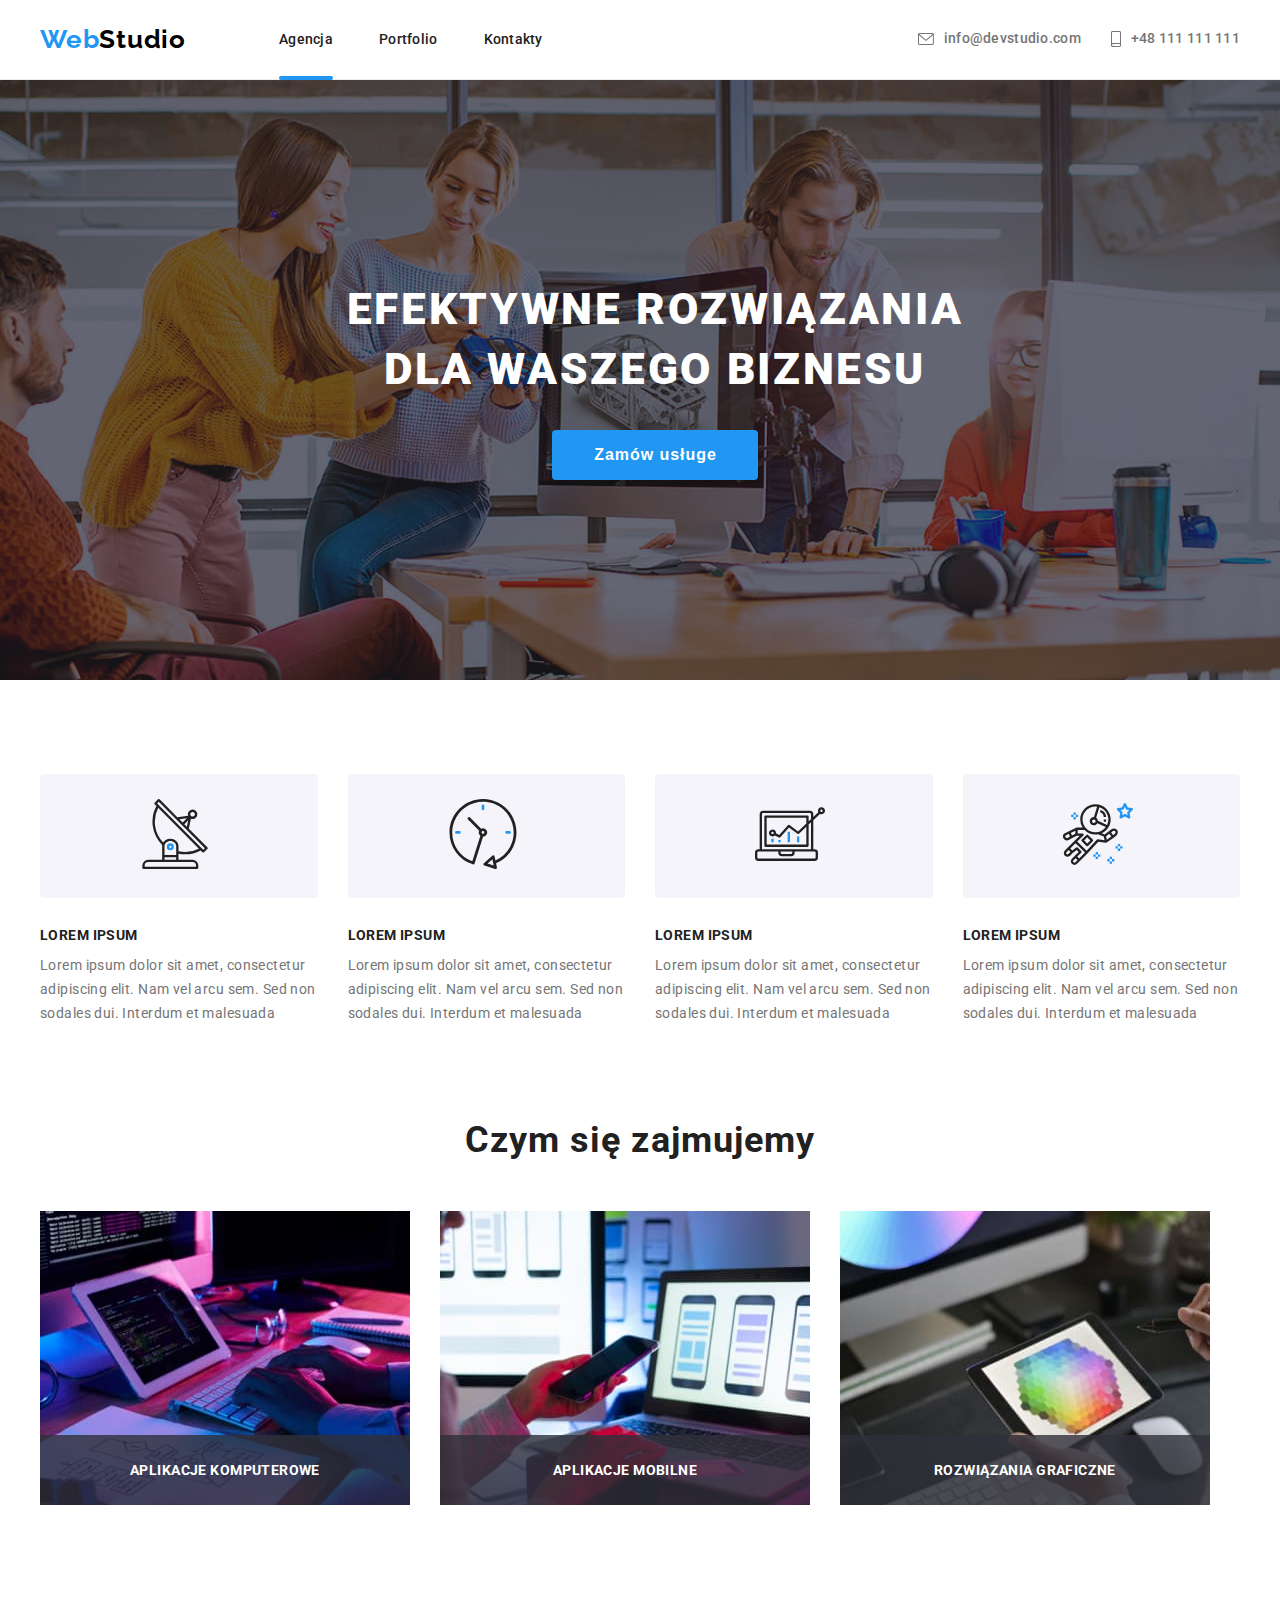
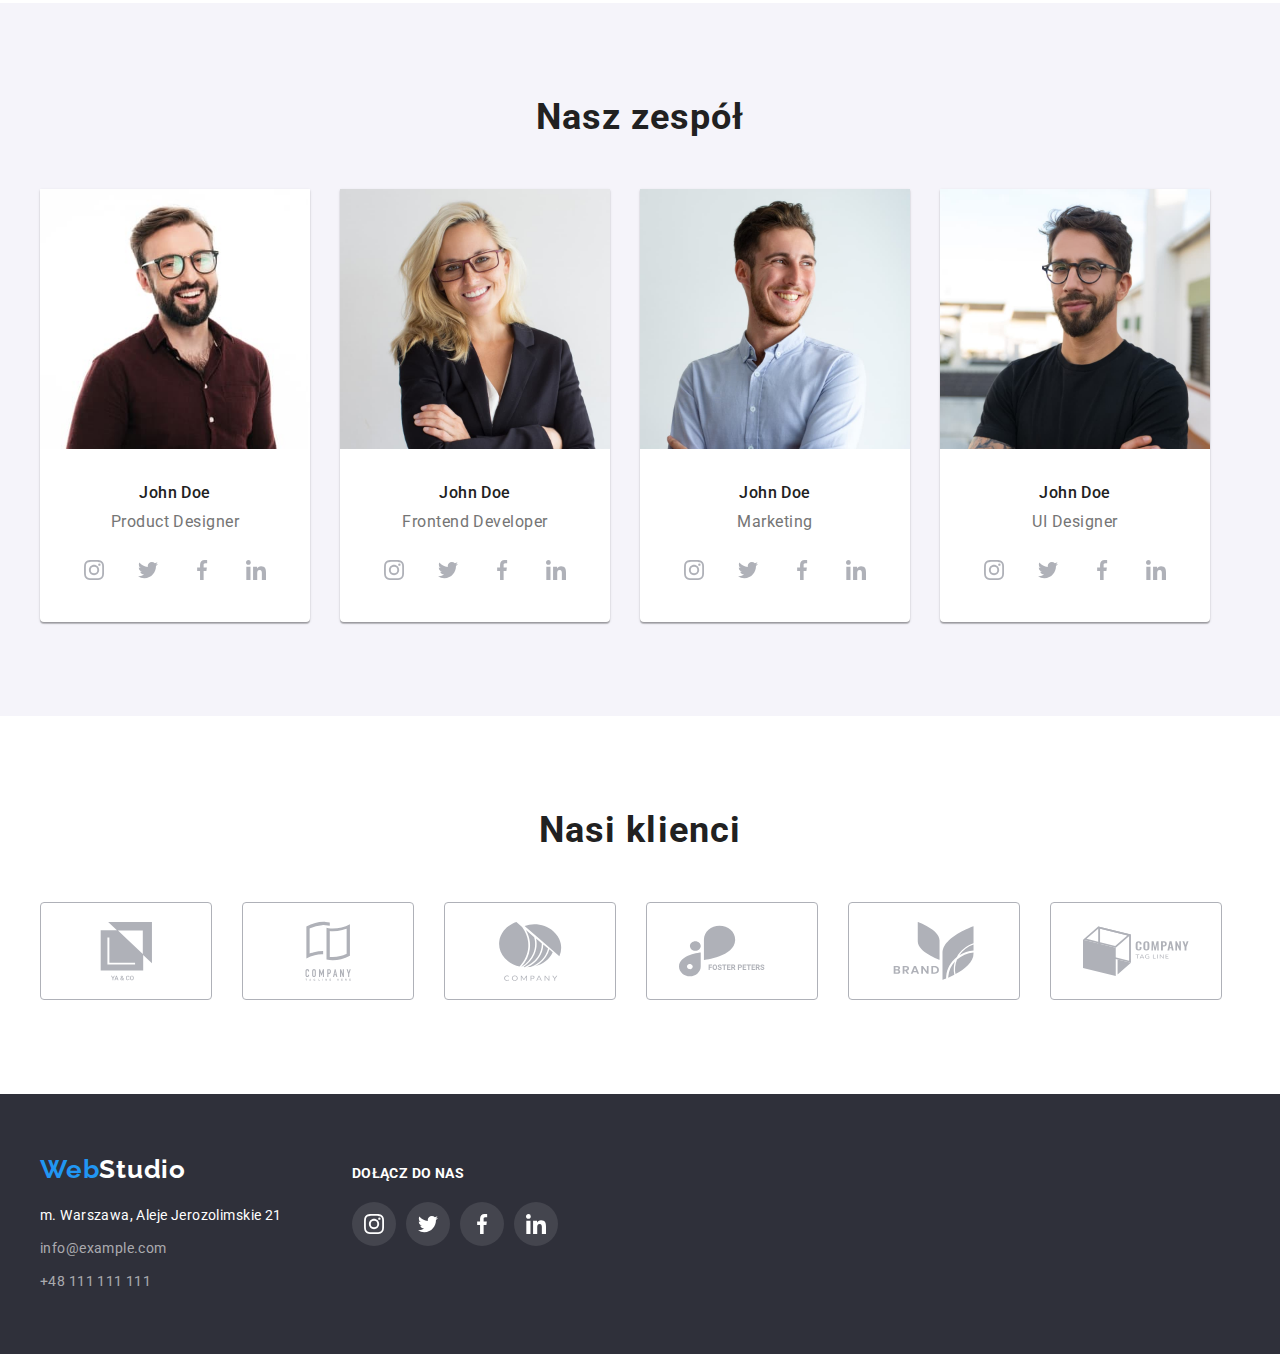
<file: index.html>
<!DOCTYPE html>
<html lang="en">
    <head>
        <meta charset="UTF-8" />
        <meta http-equiv="X-UA-Compatible" content="IE=edge" />
        <meta name="viewport" content="width=device-width, initial-scale=1.0" />
        <title>Main page</title>
        <link
            rel="stylesheet"
            href="https://cdnjs.cloudflare.com/ajax/libs/modern-normalize/1.1.0/modern-normalize.min.css"
            integrity="sha512-wpPYUAdjBVSE4KJnH1VR1HeZfpl1ub8YT/NKx4PuQ5NmX2tKuGu6U/JRp5y+Y8XG2tV+wKQpNHVUX03MfMFn9Q=="
            crossorigin="anonymous"
            referrerpolicy="no-referrer"
        />
        <link href="css/styles.css" rel="stylesheet" />
        <link
            href="https://fonts.googleapis.com/css2?family=Raleway:wght@700&family=Roboto:wght@400;500;700;900&display=swap"
            rel="stylesheet"
        />
    </head>
    <body>
        <header class="header">
            <div class="container">
                <div class="header-wrapper">
                    <a class="logo-header blue-text-logo" href="#">
                        Web<span class="black-text-logo">Studio</span>
                    </a>

                    <nav>
                        <ul class="header-nav-list">
                            <li>
                                <a
                                    class="navigation-panel-links navigation-panel-links-active"
                                    href="./index.html"
                                >
                                    Agencja
                                </a>
                            </li>
                            <li>
                                <a
                                    class="navigation-panel-links"
                                    href="./portfolio.html"
                                    >Portfolio
                                </a>
                            </li>
                            <li>
                                <a class="navigation-panel-links" href="#"
                                    >Kontakty
                                </a>
                            </li>
                        </ul>
                    </nav>
                    <div class="header-contacts">
                        <a
                            class="header-contact-item"
                            href="mailto:info@devstudio.com"
                        >
                            <svg
                                width="16"
                                height="12"
                                class="header-contact-icon"
                            >
                                <use
                                    href="./images/icons.svg#icon-envelope"
                                ></use>
                            </svg>
                            info@devstudio.com
                        </a>
                        <a class="header-contact-item" href="tel:+48111111111">
                            <svg
                                width="10"
                                height="16"
                                class="header-contact-icon"
                            >
                                <use
                                    href="./images/icons.svg#icon-smartphone"
                                ></use>
                            </svg>
                            +48 111 111 111
                        </a>
                    </div>
                </div>
            </div>
        </header>

        <main>
            <section class="hero section">
                <div class="container">
                    <h1 class="hero-text">
                        EFEKTYWNE ROZWIĄZANIA <br />
                        DLA WASZEGO BIZNESU
                    </h1>

                    <button class="button" type="button" data-modal-open>
                        Zamów usługe
                    </button>

                    <div class="backdrop is-hidden" data-modal>
                        <div class="modal">
                            <button
                                class="close-modal-button"
                                data-modal-close
                            ></button>
                        </div>
                    </div>
                </div>
            </section>
            <section class="section">
                <div class="container">
                    <ul class="flex-list">
                        <li>
                            <a href="#" class="team-advantages-wrapper">
                                <svg width="70" height="70">
                                    <use
                                        href="./images/icons.svg#icon-antenna"
                                    ></use>
                                </svg>
                            </a>
                            <h3 class="header-primary-description">
                                LOREM IPSUM
                            </h3>
                            <p class="primary-description">
                                Lorem ipsum dolor sit amet, consectetur
                                adipiscing elit. Nam vel arcu sem. Sed non
                                sodales dui. Interdum et malesuada
                            </p>
                        </li>
                        <li>
                            <a href="#" class="team-advantages-wrapper">
                                <svg width="70" height="70">
                                    <use
                                        href="./images/icons.svg#icon-clock"
                                    ></use>
                                </svg>
                            </a>
                            <h3 class="header-primary-description">
                                LOREM IPSUM
                            </h3>
                            <p class="primary-description">
                                Lorem ipsum dolor sit amet, consectetur
                                adipiscing elit. Nam vel arcu sem. Sed non
                                sodales dui. Interdum et malesuada
                            </p>
                        </li>
                        <li>
                            <a href="#" class="team-advantages-wrapper">
                                <svg width="70" height="70">
                                    <use
                                        href="./images/icons.svg#icon-diagram"
                                    ></use>
                                </svg>
                            </a>
                            <h3 class="header-primary-description">
                                LOREM IPSUM
                            </h3>
                            <p class="primary-description">
                                Lorem ipsum dolor sit amet, consectetur
                                adipiscing elit. Nam vel arcu sem. Sed non
                                sodales dui. Interdum et malesuada
                            </p>
                        </li>
                        <li>
                            <a href="#" class="team-advantages-wrapper">
                                <svg width="70" height="70">
                                    <use
                                        href="./images/icons.svg#icon-astronaut"
                                    ></use>
                                </svg>
                            </a>
                            <h3 class="header-primary-description">
                                LOREM IPSUM
                            </h3>
                            <p class="primary-description">
                                Lorem ipsum dolor sit amet, consectetur
                                adipiscing elit. Nam vel arcu sem. Sed non
                                sodales dui. Interdum et malesuada
                            </p>
                        </li>
                    </ul>
                </div>
            </section>
            <section class="section services">
                <div class="container">
                    <h2 class="section-title">Czym się zajmujemy</h2>
                    <ul class="flex-list">
                        <li>
                            <div class="services-box">
                                <img
                                    src="images/writing.jpg"
                                    alt="a specialist is writing something on a computer keyboard"
                                    width="370"
                                    height="294"
                                />
                                <p class="services-box-label">
                                    Aplikacje komputerowe
                                </p>
                            </div>
                        </li>
                        <li>
                            <div class="services-box">
                                <img
                                    src="images/smartphones.jpg"
                                    alt="a specialist is holding a smartphone and comparing three versions of elements placing on a laptop's screen"
                                    width="370"
                                    height="294"
                                />
                                <p class="services-box-label">
                                    Aplikacje mobilne
                                </p>
                            </div>
                        </li>
                        <li>
                            <div class="services-box">
                                <img
                                    src="images/tablet.jpg"
                                    alt="in the picture we can see a palette of colours on a tablet"
                                    width="370"
                                    height="294"
                                />
                                <p class="services-box-label">
                                    Rozwiązania graficzne
                                </p>
                            </div>
                        </li>
                    </ul>
                </div>
            </section>
            <section class="team-section section">
                <div class="container">
                    <h2 class="section-title">Nasz zespół</h2>
                    <ul class="flex-list">
                        <li class="team-block">
                            <img
                                src="images/product-designer.jpg"
                                alt="this is john doe a product designer"
                                width="270"
                                height="260"
                            />
                            <div class="team-member-wrapper">
                                <span class="team-member-name">John Doe</span>
                                <p class="team-member-position">
                                    Product Designer
                                </p>
                                <ul class="member-social-links">
                                    <li>
                                        <a href="#" class="member-social-link">
                                            <svg
                                                width="20"
                                                height="20"
                                                class="member-social-icon"
                                            >
                                                <use
                                                    href="./images/icons.svg#icon-instagram"
                                                ></use>
                                            </svg>
                                        </a>
                                    </li>
                                    <li>
                                        <a href="#" class="member-social-link">
                                            <svg
                                                width="20"
                                                height="20"
                                                class="member-social-icon"
                                            >
                                                <use
                                                    href="./images/icons.svg#icon-twitter"
                                                ></use>
                                            </svg>
                                        </a>
                                    </li>
                                    <li>
                                        <a href="#" class="member-social-link">
                                            <svg
                                                width="20"
                                                height="20"
                                                class="member-social-icon"
                                            >
                                                <use
                                                    href="./images/icons.svg#icon-facebook"
                                                ></use>
                                            </svg>
                                        </a>
                                    </li>
                                    <li>
                                        <a href="#" class="member-social-link">
                                            <svg
                                                width="20"
                                                height="20"
                                                class="member-social-icon"
                                            >
                                                <use
                                                    href="./images/icons.svg#icon-linkedin"
                                                ></use>
                                            </svg>
                                        </a>
                                    </li>
                                </ul>
                            </div>
                        </li>

                        <li class="team-block">
                            <img
                                src="images/frontend-developer.jpg"
                                alt="this is john doe a frontend develooper"
                                width="270"
                                height="260"
                            />
                            <div class="team-member-wrapper">
                                <span class="team-member-name">John Doe</span>
                                <p class="team-member-position">
                                    Frontend Developer
                                </p>
                                <ul class="member-social-links">
                                    <li>
                                        <a href="#" class="member-social-link">
                                            <svg
                                                width="20"
                                                height="20"
                                                class="member-social-icon"
                                            >
                                                <use
                                                    href="./images/icons.svg#icon-instagram"
                                                ></use>
                                            </svg>
                                        </a>
                                    </li>
                                    <li>
                                        <a href="#" class="member-social-link">
                                            <svg
                                                width="20"
                                                height="20"
                                                class="member-social-icon"
                                            >
                                                <use
                                                    href="./images/icons.svg#icon-twitter"
                                                ></use>
                                            </svg>
                                        </a>
                                    </li>
                                    <li>
                                        <a href="#" class="member-social-link">
                                            <svg
                                                width="20"
                                                height="20"
                                                class="member-social-icon"
                                            >
                                                <use
                                                    href="./images/icons.svg#icon-facebook"
                                                ></use>
                                            </svg>
                                        </a>
                                    </li>
                                    <li>
                                        <a href="#" class="member-social-link">
                                            <svg
                                                width="20"
                                                height="20"
                                                class="member-social-icon"
                                            >
                                                <use
                                                    href="./images/icons.svg#icon-linkedin"
                                                ></use>
                                            </svg>
                                        </a>
                                    </li>
                                </ul>
                            </div>
                        </li>
                        <li class="team-block">
                            <img
                                src="images/marketing-expert.jpg"
                                alt="this is john doe a marketing expert"
                                width="270"
                                height="260"
                            />
                            <div class="team-member-wrapper">
                                <span class="team-member-name">John Doe</span>
                                <p class="team-member-position">Marketing</p>
                                <ul class="member-social-links">
                                    <li>
                                        <a href="#" class="member-social-link">
                                            <svg
                                                width="20"
                                                height="20"
                                                class="member-social-icon"
                                            >
                                                <use
                                                    href="./images/icons.svg#icon-instagram"
                                                ></use>
                                            </svg>
                                        </a>
                                    </li>
                                    <li>
                                        <a href="#" class="member-social-link">
                                            <svg
                                                width="20"
                                                height="20"
                                                class="member-social-icon"
                                            >
                                                <use
                                                    href="./images/icons.svg#icon-twitter"
                                                ></use>
                                            </svg>
                                        </a>
                                    </li>
                                    <li>
                                        <a href="#" class="member-social-link">
                                            <svg
                                                width="20"
                                                height="20"
                                                class="member-social-icon"
                                            >
                                                <use
                                                    href="./images/icons.svg#icon-facebook"
                                                ></use>
                                            </svg>
                                        </a>
                                    </li>
                                    <li>
                                        <a href="#" class="member-social-link">
                                            <svg
                                                width="20"
                                                height="20"
                                                class="member-social-icon"
                                            >
                                                <use
                                                    href="./images/icons.svg#icon-linkedin"
                                                ></use>
                                            </svg>
                                        </a>
                                    </li>
                                </ul>
                            </div>
                        </li>
                        <li class="team-block">
                            <img
                                src="images/UI-designer.jpg"
                                alt="this is john doe UI designer"
                                width="270"
                                height="260"
                            />
                            <div class="team-member-wrapper">
                                <span class="team-member-name">John Doe</span>
                                <p class="team-member-position">UI Designer</p>
                                <ul class="member-social-links">
                                    <li>
                                        <a href="#" class="member-social-link">
                                            <svg
                                                width="20"
                                                height="20"
                                                class="member-social-icon"
                                            >
                                                <use
                                                    href="./images/icons.svg#icon-instagram"
                                                ></use>
                                            </svg>
                                        </a>
                                    </li>
                                    <li>
                                        <a href="#" class="member-social-link">
                                            <svg
                                                width="20"
                                                height="20"
                                                class="member-social-icon"
                                            >
                                                <use
                                                    href="./images/icons.svg#icon-twitter"
                                                ></use>
                                            </svg>
                                        </a>
                                    </li>
                                    <li>
                                        <a href="#" class="member-social-link">
                                            <svg
                                                width="20"
                                                height="20"
                                                class="member-social-icon"
                                            >
                                                <use
                                                    href="./images/icons.svg#icon-facebook"
                                                ></use>
                                            </svg>
                                        </a>
                                    </li>
                                    <li>
                                        <a href="#" class="member-social-link">
                                            <svg
                                                width="20"
                                                height="20"
                                                class="member-social-icon"
                                            >
                                                <use
                                                    href="./images/icons.svg#icon-linkedin"
                                                ></use>
                                            </svg>
                                        </a>
                                    </li>
                                </ul>
                            </div>
                        </li>
                    </ul>
                </div>
            </section>
            <section class="clients-section section">
                <div class="container">
                    <h2 class="section-title">Nasi klienci</h2>
                    <ul class="flex-list">
                        <li>
                            <a href="#" class="clients-icon-wrapper">
                                <svg
                                    width="106"
                                    height="60"
                                    class="clients-icon-color"
                                >
                                    <use
                                        href="./images/icons.svg#icon-logo-1"
                                    ></use>
                                </svg>
                            </a>
                        </li>
                        <li>
                            <a href="#" class="clients-icon-wrapper">
                                <svg
                                    width="106"
                                    height="60"
                                    class="clients-icon-color"
                                >
                                    <use
                                        href="./images/icons.svg#icon-logo-2"
                                    ></use>
                                </svg>
                            </a>
                        </li>
                        <li>
                            <a href="#" class="clients-icon-wrapper">
                                <svg
                                    width="106"
                                    height="60"
                                    class="clients-icon-color"
                                >
                                    <use
                                        href="./images/icons.svg#icon-logo-3"
                                    ></use>
                                </svg>
                            </a>
                        </li>
                        <li>
                            <a href="#" class="clients-icon-wrapper">
                                <svg
                                    width="106"
                                    height="60"
                                    class="clients-icon-color"
                                >
                                    <use
                                        href="./images/icons.svg#icon-logo-4"
                                    ></use>
                                </svg>
                            </a>
                        </li>
                        <li>
                            <a href="#" class="clients-icon-wrapper">
                                <svg
                                    width="106"
                                    height="60"
                                    class="clients-icon-color"
                                >
                                    <use
                                        href="./images/icons.svg#icon-logo-5"
                                    ></use>
                                </svg>
                            </a>
                        </li>
                        <li>
                            <a href="#" class="clients-icon-wrapper">
                                <svg
                                    width="106"
                                    height="60"
                                    class="clients-icon-color"
                                >
                                    <use
                                        href="./images/icons.svg#icon-logo-6"
                                    ></use>
                                </svg>
                            </a>
                        </li>
                    </ul>
                </div>
            </section>
        </main>
        <footer class="footer">
            <div class="container">
                <div class="footer-flex">
                    <div>
                        <div class="footer-logo">
                            <a class="blue-text-logo" href="#">
                                Web<span class="white-text-logo">Studio</span>
                            </a>
                        </div>
                        <address class="address-wrapper">
                            <a
                                class="contact-footer-address"
                                href="https://goo.gl/maps/K6NAYiLwHUb8L3Yu7"
                                target="_blank"
                                >m. Warszawa, Aleje Jerozolimskie 21</a
                            >

                            <a
                                class="contact-footer-mail"
                                href="mailto:info@example.com"
                                >info@example.com</a
                            >
                            <div>
                                <a
                                    class="contact-footer-tel"
                                    href="tel:+48111111111"
                                    >+48 111 111 111</a
                                >
                            </div>
                        </address>
                    </div>
                    <div class="join-us">
                        <span class="join-us-text">DOŁĄCZ DO NAS</span>
                        <div>
                            <ul class="footer-socials">
                                <li>
                                    <a class="footer-socials-item" href="#">
                                        <svg
                                            class="footer-icon"
                                            width="20"
                                            height="20"
                                        >
                                            <use
                                                href="./images/icons.svg#icon-instagram"
                                            ></use>
                                        </svg>
                                    </a>
                                </li>
                                <li>
                                    <a class="footer-socials-item" href="#">
                                        <svg
                                            class="footer-icon"
                                            width="20"
                                            height="20"
                                        >
                                            <use
                                                href="./images/icons.svg#icon-twitter"
                                            ></use>
                                        </svg>
                                    </a>
                                </li>
                                <li>
                                    <a class="footer-socials-item" href="#">
                                        <svg
                                            class="footer-icon"
                                            width="20"
                                            height="20"
                                        >
                                            <use
                                                href="./images/icons.svg#icon-facebook"
                                            ></use>
                                        </svg>
                                    </a>
                                </li>
                                <li>
                                    <a class="footer-socials-item" href="#">
                                        <svg
                                            width="20"
                                            height="20"
                                            class="footer-icon"
                                        >
                                            <use
                                                href="./images/icons.svg#icon-linkedin"
                                            ></use>
                                        </svg>
                                    </a>
                                </li>
                            </ul>
                        </div>
                    </div>
                </div>
            </div>
        </footer>
        <script src="./js/modal.js"></script>
    </body>
</html>
</file>
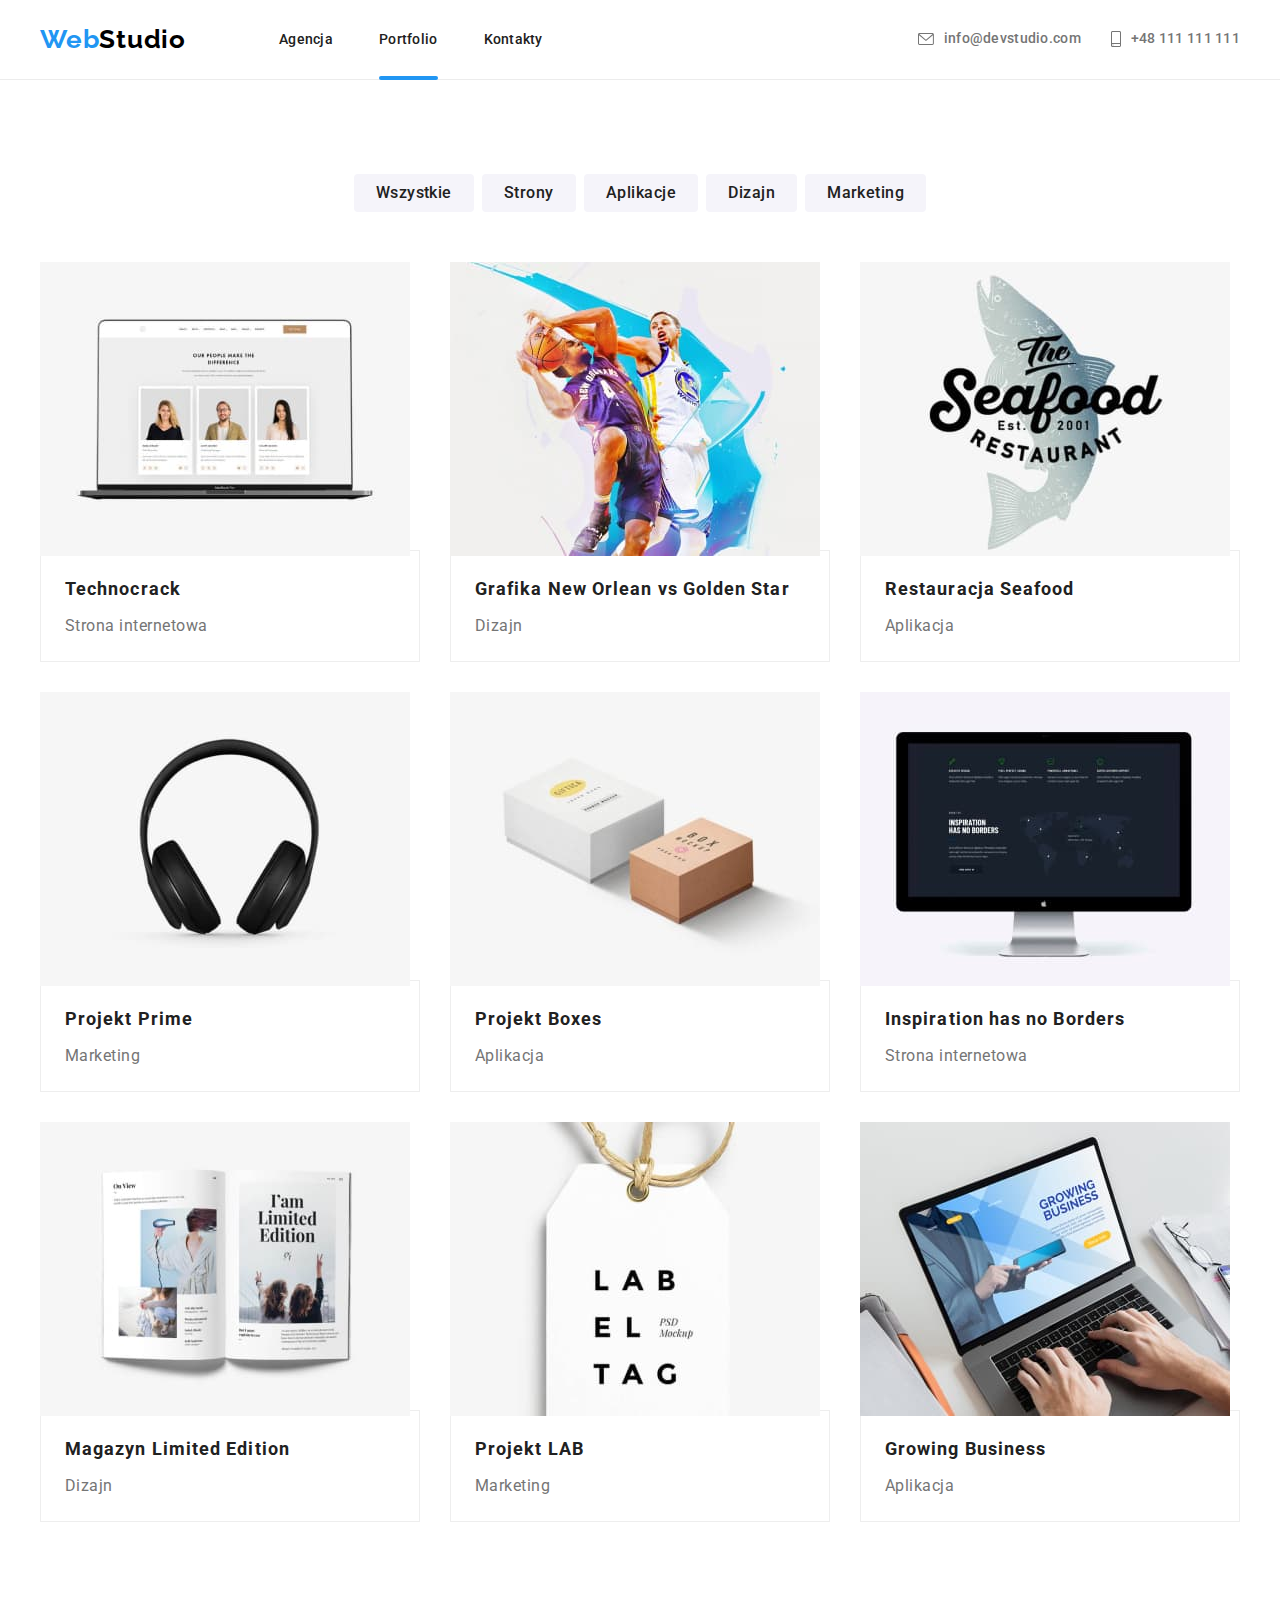
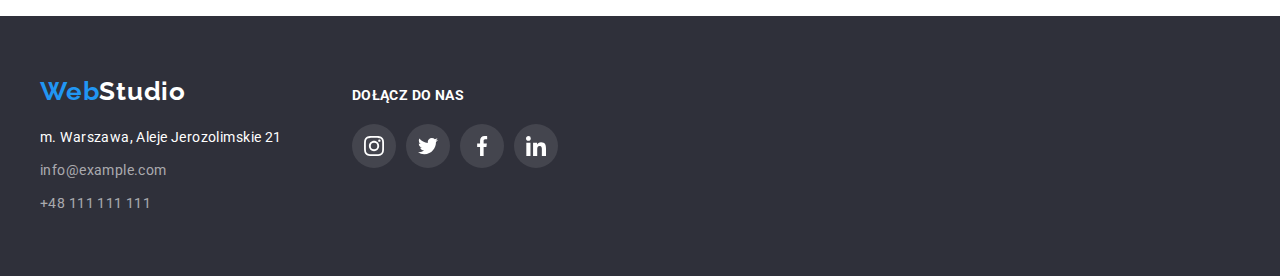
<file: portfolio.html>
<!DOCTYPE html>
<html lang="en">
    <head>
        <meta charset="UTF-8" />
        <meta http-equiv="X-UA-Compatible" content="IE=edge" />
        <meta name="viewport" content="width=device-width, initial-scale=1.0" />
        <title>Portfolio</title>
        <link
            rel="stylesheet"
            href="https://cdnjs.cloudflare.com/ajax/libs/modern-normalize/1.1.0/modern-normalize.min.css"
            integrity="sha512-wpPYUAdjBVSE4KJnH1VR1HeZfpl1ub8YT/NKx4PuQ5NmX2tKuGu6U/JRp5y+Y8XG2tV+wKQpNHVUX03MfMFn9Q=="
            crossorigin="anonymous"
            referrerpolicy="no-referrer"
        />
        <link href="css/styles.css" rel="stylesheet" />
        <link
            href="https://fonts.googleapis.com/css2?family=Raleway:wght@700&family=Roboto:wght@400;500;700;900&display=swap"
            rel="stylesheet"
        />
    </head>
    <body>
        <header class="header">
            <div class="container">
                <div class="header-wrapper">
                    <a class="logo-header blue-text-logo" href="#">
                        Web<span class="black-text-logo">Studio</span>
                    </a>

                    <nav>
                        <ul class="header-nav-list">
                            <li>
                                <a
                                    class="navigation-panel-links"
                                    href="./index.html"
                                    >Agencja
                                </a>
                            </li>
                            <li>
                                <a
                                    class="navigation-panel-links navigation-panel-links-active"
                                    href="#"
                                >
                                    Portfolio
                                </a>
                            </li>
                            <li>
                                <a class="navigation-panel-links" href="#"
                                    >Kontakty
                                </a>
                            </li>
                        </ul>
                    </nav>
                    <div class="header-contacts">
                        <a
                            class="header-contact-item"
                            href="mailto:info@devstudio.com"
                        >
                            <svg
                                width="16"
                                height="12"
                                class="header-contact-icon"
                            >
                                <use
                                    href="./images/icons.svg#icon-envelope"
                                ></use>
                            </svg>
                            info@devstudio.com
                        </a>
                        <a class="header-contact-item" href="tel:+48111111111">
                            <svg
                                width="10"
                                height="16"
                                class="header-contact-icon"
                            >
                                <use
                                    href="./images/icons.svg#icon-smartphone"
                                ></use>
                            </svg>
                            +48 111 111 111
                        </a>
                    </div>
                </div>
            </div>
        </header>

        <main>
            <section class="section">
                <div class="container">
                    <div>
                        <ul class="flex-buttons">
                            <li class="buttons-margin">
                                <button
                                    class="buttons button-all"
                                    type="button"
                                >
                                    Wszystkie
                                </button>
                            </li>
                            <li class="buttons-margin">
                                <button
                                    class="buttons button-sites"
                                    type="button"
                                >
                                    Strony
                                </button>
                            </li>
                            <li class="buttons-margin">
                                <button
                                    class="buttons button-apps"
                                    type="button"
                                >
                                    Aplikacje
                                </button>
                            </li>
                            <li class="buttons-margin">
                                <button
                                    class="buttons button-design"
                                    type="button"
                                >
                                    Dizajn
                                </button>
                            </li>
                            <li>
                                <button
                                    class="buttons button-marketing"
                                    type="button"
                                >
                                    Marketing
                                </button>
                            </li>
                        </ul>
                    </div>
                    <div>
                        <ul class="flex-portfolio-block-item">
                            <li
                                tabindex="0"
                                class="portfolio-block-item portfolio-box-overlay"
                            >
                                <div tabindex="0" class="portfolio-box-overlay">
                                    <img
                                        class="gap-reduction"
                                        src="images/technocrack.jpg"
                                        alt="a website's screen on a laptop"
                                        width="370"
                                        height="294"
                                    />
                                    <div
                                        tabindex="0"
                                        class="portfolio-text-overlay"
                                    >
                                        <p>
                                            Technocrack jest popularną platformą
                                            wykorzystywaną do rozpowszechniania
                                            koronawirusa. Firmy wykorzystują tę
                                            platformę do celów szpiegowskich i
                                            ataków na niezabezpieczone serwery
                                            konkurencji
                                        </p>
                                    </div>
                                </div>
                                <div
                                    tabindex="0"
                                    class="portfolio-block-item-names"
                                >
                                    <h3 class="portfolio-block-item-name">
                                        Technocrack
                                    </h3>
                                    <span class="portfolio-block-item-type">
                                        Strona internetowa
                                    </span>
                                </div>
                            </li>
                            <li
                                tabindex="0"
                                class="portfolio-block-item portfolio-box-overlay"
                            >
                                <div tabindex="0" class="portfolio-box-overlay">
                                    <img
                                        class="gap-reduction"
                                        src="images/basketball.jpg"
                                        alt="an image of a basketball match between new orlean and golden star"
                                        width="370"
                                        height="294"
                                    />
                                    <div
                                        tabindex="0"
                                        class="portfolio-text-overlay"
                                    >
                                        <p>
                                            Technocrack jest popularną platformą
                                            wykorzystywaną do rozpowszechniania
                                            koronawirusa. Firmy wykorzystują tę
                                            platformę do celów szpiegowskich i
                                            ataków na niezabezpieczone serwery
                                            konkurencji
                                        </p>
                                    </div>
                                </div>
                                <div
                                    tabindex="0"
                                    class="portfolio-block-item-names"
                                >
                                    <h3 class="portfolio-block-item-name">
                                        Grafika New Orlean vs Golden Star
                                    </h3>
                                    <span class="portfolio-block-item-type"
                                        >Dizajn</span
                                    >
                                </div>
                            </li>
                            <li
                                tabindex="0"
                                class="portfolio-block-item portfolio-box-overlay"
                            >
                                <div tabindex="0" class="portfolio-box-overlay">
                                    <img
                                        class="gap-reduction"
                                        src="images/seafood-restaurant.jpg"
                                        alt="a logo of the seafood restaurant"
                                        width="370"
                                        height="294"
                                    />
                                    <div
                                        tabindex="0"
                                        class="portfolio-text-overlay"
                                    >
                                        <p>
                                            Technocrack jest popularną platformą
                                            wykorzystywaną do rozpowszechniania
                                            koronawirusa. Firmy wykorzystują tę
                                            platformę do celów szpiegowskich i
                                            ataków na niezabezpieczone serwery
                                            konkurencji
                                        </p>
                                    </div>
                                </div>
                                <div
                                    tabindex="0"
                                    class="portfolio-block-item-names"
                                >
                                    <h3 class="portfolio-block-item-name">
                                        Restauracja Seafood
                                    </h3>
                                    <span class="portfolio-block-item-type">
                                        Aplikacja</span
                                    >
                                </div>
                            </li>
                            <li
                                tabindex="0"
                                class="portfolio-block-item portfolio-box-overlay"
                            >
                                <div tabindex="0" class="portfolio-box-overlay">
                                    <img
                                        class="gap-reduction"
                                        src="images/headphones.jpg"
                                        alt="in the picture we can see headphones"
                                        width="370"
                                        height="294"
                                    />
                                    <div
                                        tabindex="0"
                                        class="portfolio-text-overlay"
                                    >
                                        <p>
                                            Technocrack jest popularną platformą
                                            wykorzystywaną do rozpowszechniania
                                            koronawirusa. Firmy wykorzystują tę
                                            platformę do celów szpiegowskich i
                                            ataków na niezabezpieczone serwery
                                            konkurencji
                                        </p>
                                    </div>
                                </div>
                                <div
                                    tabindex="0"
                                    class="portfolio-block-item-names"
                                >
                                    <h3 class="portfolio-block-item-name">
                                        Projekt Prime
                                    </h3>
                                    <span class="portfolio-block-item-type">
                                        Marketing
                                    </span>
                                </div>
                            </li>
                            <li
                                tabindex="0"
                                class="portfolio-block-item portfolio-box-overlay"
                            >
                                <div tabindex="0" class="portfolio-box-overlay">
                                    <img
                                        class="gap-reduction"
                                        src="images/boxes.jpg"
                                        alt="an image of two boxes"
                                        width="370"
                                        height="294"
                                    />
                                    <div
                                        tabindex="0"
                                        class="portfolio-text-overlay"
                                    >
                                        <p>
                                            Technocrack jest popularną platformą
                                            wykorzystywaną do rozpowszechniania
                                            koronawirusa. Firmy wykorzystują tę
                                            platformę do celów szpiegowskich i
                                            ataków na niezabezpieczone serwery
                                            konkurencji
                                        </p>
                                    </div>
                                </div>
                                <div
                                    tabindex="0"
                                    class="portfolio-block-item-names"
                                >
                                    <h3 class="portfolio-block-item-name">
                                        Projekt Boxes
                                    </h3>
                                    <span class="portfolio-block-item-type">
                                        Aplikacja</span
                                    >
                                </div>
                            </li>
                            <li
                                tabindex="0"
                                class="portfolio-block-item portfolio-box-overlay"
                            >
                                <div tabindex="0" class="portfolio-box-overlay">
                                    <img
                                        class="gap-reduction"
                                        src="images/website-on-mac.jpg"
                                        alt="a website's screen"
                                        width="370"
                                        height="294"
                                    />
                                    <div
                                        tabindex="0"
                                        class="portfolio-text-overlay"
                                    >
                                        <p>
                                            Technocrack jest popularną platformą
                                            wykorzystywaną do rozpowszechniania
                                            koronawirusa. Firmy wykorzystują tę
                                            platformę do celów szpiegowskich i
                                            ataków na niezabezpieczone serwery
                                            konkurencji
                                        </p>
                                    </div>
                                </div>
                                <div
                                    tabindex="0"
                                    class="portfolio-block-item-names"
                                >
                                    <h3 class="portfolio-block-item-name">
                                        Inspiration has no Borders
                                    </h3>
                                    <span class="portfolio-block-item-type">
                                        Strona internetowa
                                    </span>
                                </div>
                            </li>
                            <li
                                tabindex="0"
                                class="portfolio-block-item portfolio-box-overlay"
                            >
                                <div tabindex="0" class="portfolio-box-overlay">
                                    <img
                                        class="gap-reduction"
                                        src="images/magazine.jpg"
                                        alt="the image of magazine which is opened"
                                        width="370"
                                        height="294"
                                    />
                                    <div
                                        tabindex="0"
                                        class="portfolio-text-overlay"
                                    >
                                        <p>
                                            Technocrack jest popularną platformą
                                            wykorzystywaną do rozpowszechniania
                                            koronawirusa. Firmy wykorzystują tę
                                            platformę do celów szpiegowskich i
                                            ataków na niezabezpieczone serwery
                                            konkurencji
                                        </p>
                                    </div>
                                </div>
                                <div
                                    tabindex="0"
                                    class="portfolio-block-item-names"
                                >
                                    <h3 class="portfolio-block-item-name">
                                        Magazyn Limited Edition
                                    </h3>
                                    <span class="portfolio-block-item-type">
                                        Dizajn
                                    </span>
                                </div>
                            </li>
                            <li
                                tabindex="0"
                                class="portfolio-block-item portfolio-box-overlay"
                            >
                                <div tabindex="0" class="portfolio-box-overlay">
                                    <img
                                        class="gap-reduction"
                                        src="images/projekt-lab.jpg"
                                        alt="we can see the label with capital letters of project lab"
                                        width="370"
                                        height="294"
                                    />
                                    <div
                                        tabindex="0"
                                        class="portfolio-text-overlay"
                                    >
                                        <p>
                                            Technocrack jest popularną platformą
                                            wykorzystywaną do rozpowszechniania
                                            koronawirusa. Firmy wykorzystują tę
                                            platformę do celów szpiegowskich i
                                            ataków na niezabezpieczone serwery
                                            konkurencji
                                        </p>
                                    </div>
                                </div>
                                <div
                                    tabindex="0"
                                    class="portfolio-block-item-names"
                                >
                                    <h3 class="portfolio-block-item-name">
                                        Projekt LAB
                                    </h3>
                                    <span class="portfolio-block-item-type">
                                        Marketing
                                    </span>
                                </div>
                            </li>
                            <li
                                tabindex="0"
                                class="portfolio-block-item portfolio-box-overlay"
                            >
                                <div tabindex="0" class="portfolio-box-overlay">
                                    <img
                                        class="gap-reduction"
                                        src="images/growing-business.jpg"
                                        alt="the app of growing business on laptop's screen"
                                        width="370"
                                        height="294"
                                    />
                                    <div
                                        tabindex="0"
                                        class="portfolio-text-overlay"
                                    >
                                        <p>
                                            Technocrack jest popularną platformą
                                            wykorzystywaną do rozpowszechniania
                                            koronawirusa. Firmy wykorzystują tę
                                            platformę do celów szpiegowskich i
                                            ataków na niezabezpieczone serwery
                                            konkurencji
                                        </p>
                                    </div>
                                </div>
                                <div
                                    tabindex="0"
                                    class="portfolio-block-item-names"
                                >
                                    <h3 class="portfolio-block-item-name">
                                        Growing Business
                                    </h3>
                                    <span class="portfolio-block-item-type">
                                        Aplikacja
                                    </span>
                                </div>
                            </li>
                        </ul>
                    </div>
                </div>
            </section>
        </main>
        <footer class="footer">
            <div class="container">
                <div class="footer-flex">
                    <div>
                        <div class="footer-logo">
                            <a class="blue-text-logo" href="#">
                                Web<span class="white-text-logo">Studio</span>
                            </a>
                        </div>
                        <address class="address-wrapper">
                            <a
                                class="contact-footer-address"
                                href="https://goo.gl/maps/K6NAYiLwHUb8L3Yu7"
                                target="_blank"
                                >m. Warszawa, Aleje Jerozolimskie 21</a
                            >

                            <a
                                class="contact-footer-mail"
                                href="mailto:info@example.com"
                                >info@example.com</a
                            >
                            <div>
                                <a
                                    class="contact-footer-tel"
                                    href="tel:+48111111111"
                                    >+48 111 111 111</a
                                >
                            </div>
                        </address>
                    </div>
                    <div class="join-us">
                        <span class="join-us-text">DOŁĄCZ DO NAS</span>
                        <div>
                            <ul class="footer-socials">
                                <li>
                                    <a class="footer-socials-item" href="#">
                                        <svg
                                            class="footer-icon"
                                            width="20"
                                            height="20"
                                        >
                                            <use
                                                href="./images/icons.svg#icon-instagram"
                                            ></use>
                                        </svg>
                                    </a>
                                </li>
                                <li>
                                    <a class="footer-socials-item" href="#">
                                        <svg
                                            class="footer-icon"
                                            width="20"
                                            height="20"
                                        >
                                            <use
                                                href="./images/icons.svg#icon-twitter"
                                            ></use>
                                        </svg>
                                    </a>
                                </li>
                                <li>
                                    <a class="footer-socials-item" href="#">
                                        <svg
                                            class="footer-icon"
                                            width="20"
                                            height="20"
                                        >
                                            <use
                                                href="./images/icons.svg#icon-facebook"
                                            ></use>
                                        </svg>
                                    </a>
                                </li>
                                <li>
                                    <a class="footer-socials-item" href="#">
                                        <svg
                                            width="20"
                                            height="20"
                                            class="footer-icon"
                                        >
                                            <use
                                                href="./images/icons.svg#icon-linkedin"
                                            ></use>
                                        </svg>
                                    </a>
                                </li>
                            </ul>
                        </div>
                    </div>
                </div>
            </div>
        </footer>
    </body>
</html>
</file>
<file: css/styles.css>
:root {
    --background-color: #ffffff;
    --background-secondary-color: #2f303a;
    --primary-text-color: #212121;
    --secondary-text-color: #757575;
    --title-text-color: #ffffff;
    --interactive-buttons-links-color: #2196f3;
    --interactive-icons-color: #2196f3;
    --button-color: #ffffff;
}

* {
    margin: 0;
    padding: 0;
}

ul {
    list-style: none;
}

body {
    font-family: 'Roboto', sans-serif;
    color: var(--primary-text-color);
}

.section {
    padding: 94px 0;
}

.container {
    max-width: 1200px;
    width: 100%;
    padding: 0 15px;
    margin: 0 auto;
}

.hero {
    background-image: linear-gradient(
            rgba(47, 48, 58, 0.4),
            rgba(47, 48, 58, 0.4)
        ),
        url('../images/background-photo.jpg');
    background-color: var(--background-secondary-color);
    margin: auto;
    padding: 200px 252px;
    text-align: center;
    background-position: center;
    background-repeat: no-repeat;
}

.hero-text {
    color: var(--title-text-color);
    font-weight: 900;
    font-size: 44px;
    line-height: 1.3636;
    text-align: center;
    margin-bottom: 30px;
    letter-spacing: 0.06em;
    text-transform: uppercase;
}

.button {
    cursor: pointer;
    box-shadow: 0px 4px 4px rgba(0, 0, 0, 0.15);
    border-radius: 4px;
    font-weight: 700;
    font-size: 16px;
    line-height: 1.875;
    padding: 10px 41px 10px 42px;
    letter-spacing: 0.06em;
    color: var(--button-color);
    background-color: var(--interactive-buttons-links-color);
    border: none;
    transition-duration: 250ms;
    transition-timing-function: cubic-bezier(0.4, 0, 0.2, 1);
}

.button:hover,
.button:focus {
    cursor: pointer;
    box-shadow: 0px 4px 4px rgba(0, 0, 0, 0.15);
    border-radius: 4px;
    font-weight: 700;
    font-size: 16px;
    line-height: 1.8;
    padding: 10px 41px 10px 42px;
    letter-spacing: 0.06em;
    color: var(--button-color);
    background-color: var(--interactive-buttons-links-color);
}

.backdrop {
    position: fixed;
    background-color: rgba(0, 0, 0, 0.2);
    inset: 0;
    display: flex;
    justify-content: center;
    align-items: center;
}

.modal {
    position: relative;
    width: 528px;
    height: 581px;
    background: #ffffff;
    box-shadow: 0px 1px 3px rgba(0, 0, 0, 0.12), 0px 1px 1px rgba(0, 0, 0, 0.14),
        0px 2px 1px rgba(0, 0, 0, 0.2);
    border-radius: 4px;
    transform: scale(1);
    transition-duration: 250ms;
    transition-timing-function: cubic-bezier(0.4, 0, 0.2, 1);
}

.is-hidden {
    visibility: hidden;
    opacity: 0;
    pointer-events: none;
    transition-delay: 400ms;
}

.is-hidden .modal {
    transform: scale(0);
}

.close-modal-button {
    position: absolute;
    right: 0;
    margin: 8px;
    background-repeat: no-repeat;
    background-position: center;
    border: 1px solid rgba(0, 0, 0, 0.1);
    border-radius: 50%;
    background-color: transparent;
    background-image: url('../images/close-modal.svg');
    width: 30px;
    height: 30px;
}

.contact-footer-address {
    text-decoration: none;
    font-style: normal;
    font-size: 14px;
    line-height: 1.71;
    letter-spacing: 0.03em;
    color: #ffffff;
    transition-duration: 250ms;
    transition-timing-function: cubic-bezier(0.4, 0, 0.2, 1);
}

.contact-footer-address:hover,
.contact-footer-address:focus {
    font-size: 14px;
    line-height: 1.71;
    letter-spacing: 0.03em;
}

.contact-footer-mail {
    text-decoration: none;
    font-style: normal;
    font-size: 14px;
    line-height: 1.71;
    letter-spacing: 0.03em;
    color: rgba(255, 255, 255, 0.6);
    transition-duration: 250ms;
    transition-timing-function: cubic-bezier(0.4, 0, 0.2, 1);
}

.contact-footer-mail:hover,
.contact-footer-mail:focus {
    color: var(--interactive-buttons-links-color);
    font-size: 14px;
    line-height: 1.71;
    letter-spacing: 0.03em;
}

.contact-footer-tel {
    text-decoration: none;
    font-style: normal;
    font-size: 14px;
    line-height: 1.71;
    letter-spacing: 0.03em;
    color: rgba(255, 255, 255, 0.6);
    transition-duration: 250ms;
    transition-timing-function: cubic-bezier(0.4, 0, 0.2, 1);
}

.contact-footer-tel:hover,
.contact-footer-tel:focus {
    color: var(--interactive-buttons-links-color);
    font-size: 14px;
    line-height: 1.71;
    letter-spacing: 0.03em;
}

.header {
    border-bottom: 1px solid #ececec;
    padding-top: 24px;
    padding-bottom: 25px;
}

.header-wrapper {
    display: flex;
    flex-direction: row;
    align-items: center;
}

.header-nav-list {
    margin-left: 93px;
    display: flex;
    gap: 46px;
}

.header-contacts {
    display: flex;
    gap: 30px;
    color: var(--secondary-text-color);
    margin-left: auto;
}

.header-contact-item {
    text-decoration: none;
    font-weight: 500;
    font-size: 14px;
    line-height: 1.14;
    letter-spacing: 0.02em;
    color: var(--secondary-text-color);
    display: flex;
    align-items: center;
    transition-duration: 250ms;
    transition-timing-function: cubic-bezier(0.4, 0, 0.2, 1);
}

.header-contact-item:is(:hover, :focus) {
    color: var(--interactive-buttons-links-color);
}

.header-contact-icon {
    fill: currentColor;
    margin-right: 10px;
}

.footer {
    background: #2f303a;
    padding: 60px 0;
}

.blue-text-logo {
    text-decoration: none;
    font-family: 'Raleway';
    font-weight: 700;
    font-size: 26px;
    letter-spacing: 0.03em;
    color: #2196f3;
}

.black-text-logo {
    text-decoration: none;
    font-family: 'Raleway';
    font-weight: 700;
    font-size: 26px;
    letter-spacing: 0.03em;
    color: #000000;
}

.white-text-logo {
    font-family: 'Raleway';
    font-weight: 700;
    font-size: 26px;
    letter-spacing: 0.03em;
    color: #ffffff;
}

.navigation-panel-links {
    display: flex;
    flex-direction: column;
    position: relative;
    text-decoration: none;
    font-weight: 500;
    font-size: 14px;
    letter-spacing: 0.02em;
    color: var(--primary-text-color);
    transition-duration: 250ms;
    transition-timing-function: cubic-bezier(0.4, 0, 0.2, 1);
}

.navigation-panel-links:hover,
.navigation-panel-links:focus {
    text-decoration: none;
    font-weight: 500;
    font-size: 14px;
    letter-spacing: 0.02em;
    color: var(--interactive-buttons-links-color);
}

.navigation-panel-links-active {
    position: relative;
}

.navigation-panel-links-active::after {
    content: '';
    position: absolute;
    top: 45px;
    right: 0;
    height: 4px;
    width: 100%;
    background: #2196f3;
    border-radius: 2px;
}

.header-primary-description {
    font-weight: 700;
    font-size: 14px;
    line-height: 1.14;
    letter-spacing: 0.03em;
    text-transform: uppercase;
    color: var(--primary-text-color);
    margin-bottom: 10px;
}

.primary-description {
    font-size: 14px;
    line-height: 1.71;
    letter-spacing: 0.03em;
    color: var(--secondary-text-color);
}

.section-title {
    font-weight: 700;
    font-size: 36px;
    line-height: 1.16;
    text-align: center;
    letter-spacing: 0.03em;
    color: var(--primary-text-color);
    margin-bottom: 50px;
}

.team-section {
    background: #f5f4fa;
}

.team-block {
    background: var(--background-color);
    box-shadow: 0px 1px 3px rgba(0, 0, 0, 0.12), 0px 1px 1px rgba(0, 0, 0, 0.14),
        0px 2px 1px rgba(0, 0, 0, 0.2);
    border-radius: 0px 0px 4px 4px;
}

.team-member-name {
    font-weight: 500;
    font-size: 16px;
    line-height: 1.18;
    letter-spacing: 0.03em;
    color: var(--primary-text-color);
}

.team-member-position {
    font-size: 16px;
    line-height: 1.18;
    letter-spacing: 0.03em;
    color: var(--secondary-text-color);
    margin-top: 10px;
    margin-bottom: 16px;
    text-align: center;
}

.buttons {
    background: #f5f4fa;
    border: none;
    border-radius: 4px;
    border-color: #f5f4fa;
    cursor: pointer;
    transition-duration: 250ms;
    transition-timing-function: cubic-bezier(0.4, 0, 0.2, 1);
}

.button-all {
    font-family: 'Roboto';
    font-weight: 500;
    font-size: 16px;
    line-height: 1.62;
    padding: 6px 22px 6px 22px;
    text-align: center;
    letter-spacing: 0.03em;
    color: var(--primary-text-color);
    transition-duration: 250ms;
    transition-timing-function: cubic-bezier(0.4, 0, 0.2, 1);
}

.buttons.button-all:hover,
.buttons.button-all:focus {
    background: var(--interactive-buttons-links-color);
    color: var(--button-color);
    box-shadow: 0px 3px 1px rgba(0, 0, 0, 0.1), 0px 1px 2px rgba(0, 0, 0, 0.08),
        0px 2px 2px rgba(0, 0, 0, 0.12);
}

.button-sites {
    font-family: 'Roboto';
    font-weight: 500;
    font-size: 16px;
    line-height: 1.62;
    padding: 6px 22px 6px 22px;
    text-align: center;
    letter-spacing: 0.03em;
    color: var(--primary-text-color);
    transition-duration: 250ms;
    transition-timing-function: cubic-bezier(0.4, 0, 0.2, 1);
}

.buttons.button-sites:hover,
.buttons.button-sites:focus {
    background: var(--interactive-buttons-links-color);
    color: var(--button-color);
    box-shadow: 0px 3px 1px rgba(0, 0, 0, 0.1), 0px 1px 2px rgba(0, 0, 0, 0.08),
        0px 2px 2px rgba(0, 0, 0, 0.12);
}

.button-apps {
    font-family: 'Roboto';
    font-weight: 500;
    font-size: 16px;
    line-height: 1.62;
    padding: 6px 22px 6px 22px;
    text-align: center;
    letter-spacing: 0.03em;
    color: var(--primary-text-color);
    transition-duration: 250ms;
    transition-timing-function: cubic-bezier(0.4, 0, 0.2, 1);
}

.buttons.button-apps:hover,
.buttons.button-apps:focus {
    background: var(--interactive-buttons-links-color);
    color: var(--button-color);
    box-shadow: 0px 3px 1px rgba(0, 0, 0, 0.1), 0px 1px 2px rgba(0, 0, 0, 0.08),
        0px 2px 2px rgba(0, 0, 0, 0.12);
}

.button-design {
    font-family: 'Roboto';
    font-weight: 500;
    font-size: 16px;
    line-height: 1.62;
    padding: 6px 22px 6px 22px;
    text-align: center;
    letter-spacing: 0.03em;
    color: var(--primary-text-color);
    transition-duration: 250ms;
    transition-timing-function: cubic-bezier(0.4, 0, 0.2, 1);
}

.buttons.button-design:hover,
.buttons.button-design:focus {
    background: var(--interactive-buttons-links-color);
    color: var(--button-color);
    box-shadow: 0px 3px 1px rgba(0, 0, 0, 0.1), 0px 1px 2px rgba(0, 0, 0, 0.08),
        0px 2px 2px rgba(0, 0, 0, 0.12);
}

.button-marketing {
    font-family: 'Roboto';
    font-weight: 500;
    font-size: 16px;
    line-height: 1.62;
    padding: 6px 22px 6px 22px;
    text-align: center;
    letter-spacing: 0.03em;
    color: var(--primary-text-color);
    transition-duration: 250ms;
    transition-timing-function: cubic-bezier(0.4, 0, 0.2, 1);
}

.buttons.button-marketing:hover,
.buttons.button-marketing:focus {
    background: var(--interactive-buttons-links-color);
    color: var(--button-color);
    box-shadow: 0px 3px 1px rgba(0, 0, 0, 0.1), 0px 1px 2px rgba(0, 0, 0, 0.08),
        0px 2px 2px rgba(0, 0, 0, 0.12);
}

.flex-portfolio-block-item {
    display: flex;
    flex-wrap: wrap;
    gap: 30px;
}

.portfolio-block-item {
    background: var(--background-color);
    flex-basis: calc((100% - 60px) / 3);
    transition-duration: 250ms;
    transition-timing-function: cubic-bezier(0.4, 0, 0.2, 1);
}

.portfolio-block-item:hover,
.portfolio-block-item:focus {
    cursor: pointer;
    box-shadow: 0px 1px 1px rgba(0, 0, 0, 0.12), 0px 4px 4px rgba(0, 0, 0, 0.06),
        1px 4px 6px rgba(0, 0, 0, 0.16);
}

.portfolio-box-overlay {
    position: relative;
    overflow: hidden;
}

.gap-reduction {
    vertical-align: middle;
}

.portfolio-text-overlay {
    position: absolute;
    top: 0;
    left: 0;
    width: 100%;
    height: 100%;
    padding: 49px 45px 49px 24px;
    font-size: 18px;
    line-height: 1.56;
    letter-spacing: 0.03em;
    color: #ffffff;
    background-color: rgba(33, 150, 243, 0.9);
    transform: translateY(100%);
    transition-duration: 250ms;
    transition-timing-function: cubic-bezier(0.4, 0, 0.2, 1);
}

.portfolio-box-overlay:hover .portfolio-text-overlay {
    transform: translateY(0);
}

.portfolio-block-item-names {
    border: 1px solid #eeeeee;
    padding: 20px 24px;
    margin-top: -6px;
}

.portfolio-block-item-name {
    font-weight: 700;
    font-size: 18px;
    line-height: 2;
    margin-bottom: 4px;
    letter-spacing: 0.06em;
    color: var(--primary-text-color);
}

.portfolio-block-item-type {
    font-size: 16px;
    line-height: 1.88;
    letter-spacing: 0.03em;
    color: var(--secondary-text-color);
}

.flex {
    display: flex;
    flex-direction: row;
}

.flex-buttons {
    display: flex;
    flex-direction: row;
    justify-content: center;
    margin-bottom: 50px;
}

.buttons-margin {
    margin-right: 8px;
}

.flex-list {
    display: flex;
    gap: 30px;
}

.logo-header-margin-right {
    margin-right: 93px;
}

.footer-logo {
    margin-bottom: 20px;
}

.footer-flex {
    display: flex;
    flex-direction: row;
    align-items: baseline;
}

.address-wrapper {
    display: flex;
    flex-direction: column;
    gap: 9px;
}

.services {
    margin-top: -94px;
}

.join-us {
    margin-left: 70px;
}

.join-us-text {
    font-family: 'Roboto';
    font-style: normal;
    font-weight: 700;
    font-size: 14px;
    line-height: 1.14;
    letter-spacing: 0.03em;
    text-transform: uppercase;
    color: #ffffff;
}

.footer-socials {
    display: flex;
    flex-direction: row;
    margin-top: 20px;
    gap: 10px;
}

.footer-icon {
    fill: #ffffff;
}

.footer-socials-item {
    display: flex;
    justify-content: center;
    align-items: center;
    padding: 12px;
    border-radius: 50%;
    background-color: rgba(255, 255, 255, 0.1);
    transition-duration: 250ms;
    transition-timing-function: cubic-bezier(0.4, 0, 0.2, 1);
}

.footer-socials-item:is(:hover, :focus) {
    background-color: var(--interactive-icons-color);
}

.footer-socials-item:hover,
.footer-socials-item:focus {
    fill: var(--interactive-icons-color);
}

.team-member-wrapper {
    text-align: center;
    padding: 30px 32px;
}

.member-social-links {
    display: flex;
    gap: 10px;
    justify-content: center;
}

.member-social-link {
    display: flex;
    align-items: center;
    padding: 12px;
    border-radius: 50%;
    cursor: pointer;
    transition-duration: 250ms;
    transition-timing-function: cubic-bezier(0.4, 0, 0.2, 1);
}

.member-social-link:is(:hover, :focus) {
    background-color: #2196f3;
}

.member-social-icon {
    fill: #afb1b8;
    transition-duration: 250ms;
    transition-timing-function: cubic-bezier(0.4, 0, 0.2, 1);
}

.member-social-link:is(:hover, :focus) > .member-social-icon {
    fill: #ffffff;
}

.clients-section {
    background: #ffffff;
}

.clients-icon-wrapper {
    display: block;
    padding: 18px 32px 14px;
    color: #afb1b8;
    border: 1px solid;
    border-radius: 4px;
    border-color: currentColor;
    transition-duration: 250ms;
    transition-timing-function: cubic-bezier(0.4, 0, 0.2, 1);
}

.clients-icon-wrapper:is(:hover, :focus) {
    color: var(--interactive-icons-color);
}

.clients-icon-color {
    fill: currentColor;
}

.team-advantages-wrapper {
    display: block;
    padding: 25px 100px;
    background-color: #f5f4fa;
    border-radius: 4px;
    margin-bottom: 30px;
    transition-duration: 250ms;
    transition-timing-function: cubic-bezier(0.4, 0, 0.2, 1);
}

.team-advantages-wrapper:focus {
    box-shadow: 0px 4px 4px rgba(0, 0, 0, 0.25);
}

.services-box {
    position: relative;
    overflow: hidden;
}

.services-box > .services-box-label {
    position: absolute;
    top: 224px;
    right: 0;
    margin: 0;
    display: flex;
    justify-content: center;
    align-items: center;
    width: 370px;
    height: 70px;
    font-weight: 700;
    font-size: 14px;
    line-height: 1.14;
    letter-spacing: 0.03em;
    text-transform: uppercase;
    background-color: rgba(47, 48, 58, 0.8);
    color: rgba(255, 255, 255, 1);
}
</file>
